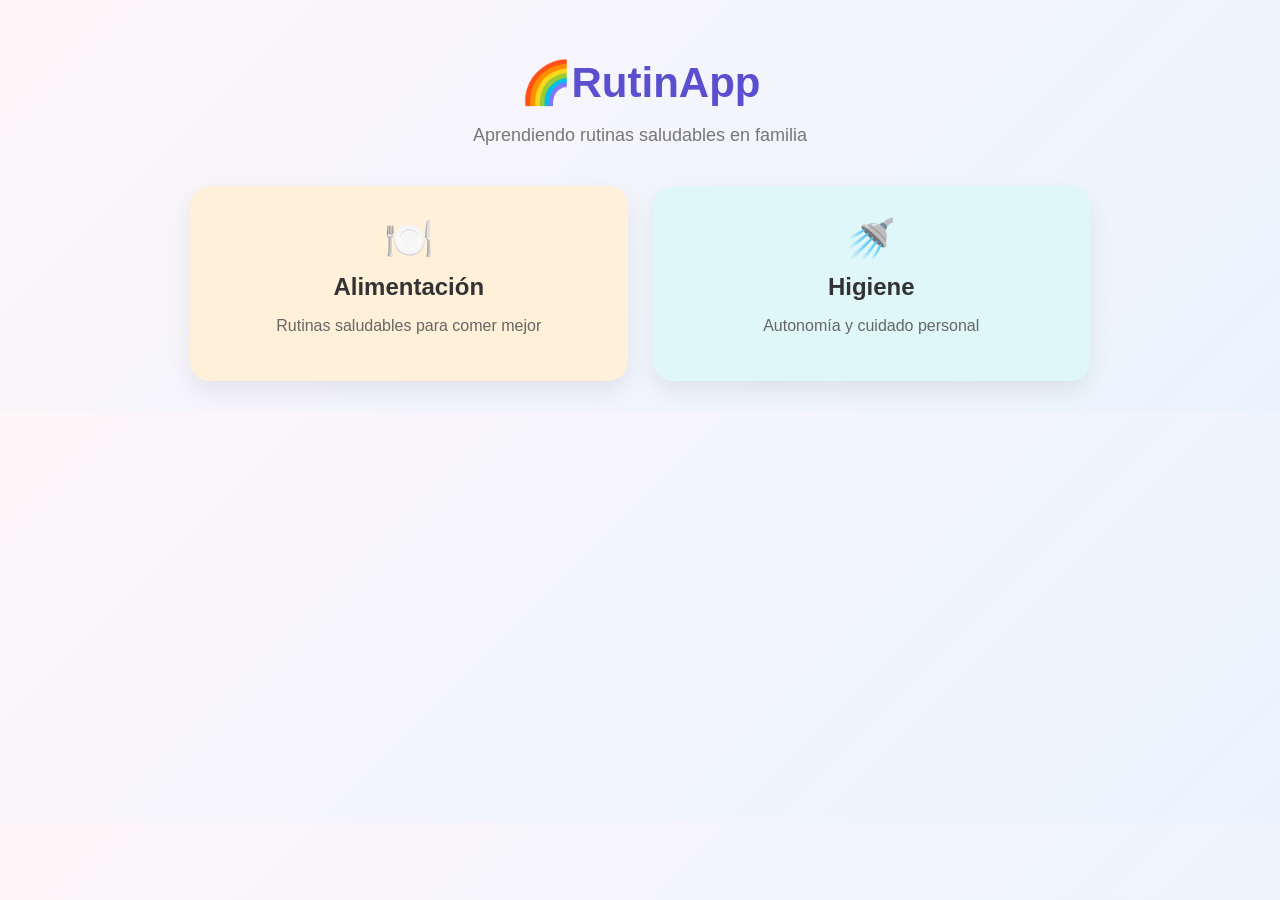
<file: index.html>
<!DOCTYPE html>
<html lang="es">
<head>
    <meta charset="UTF-8">
    <title>Hábitos Infantiles</title>
    <link rel="stylesheet" href="style.css">
    <meta name="viewport" content="width=device-width, initial-scale=1.0">
</head>
<body>

<div class="app">

    <h1 class="titulo">🌈RutinApp</h1>
    <p class="subtitulo">Aprendiendo rutinas saludables en familia</p>

    <div class="grid">
        <a href="alimentacion.html" class="card alimentacion">
            <div class="icono">🍽️</div>
            <h2>Alimentación</h2>
            <p>Rutinas saludables para comer mejor</p>
        </a>

        <a href="higiene.html" class="card higiene">
            <div class="icono">🚿</div>
            <h2>Higiene</h2>
            <p>Autonomía y cuidado personal</p>
        </a>

    </div>

</div>

</body>
</html>
</file>
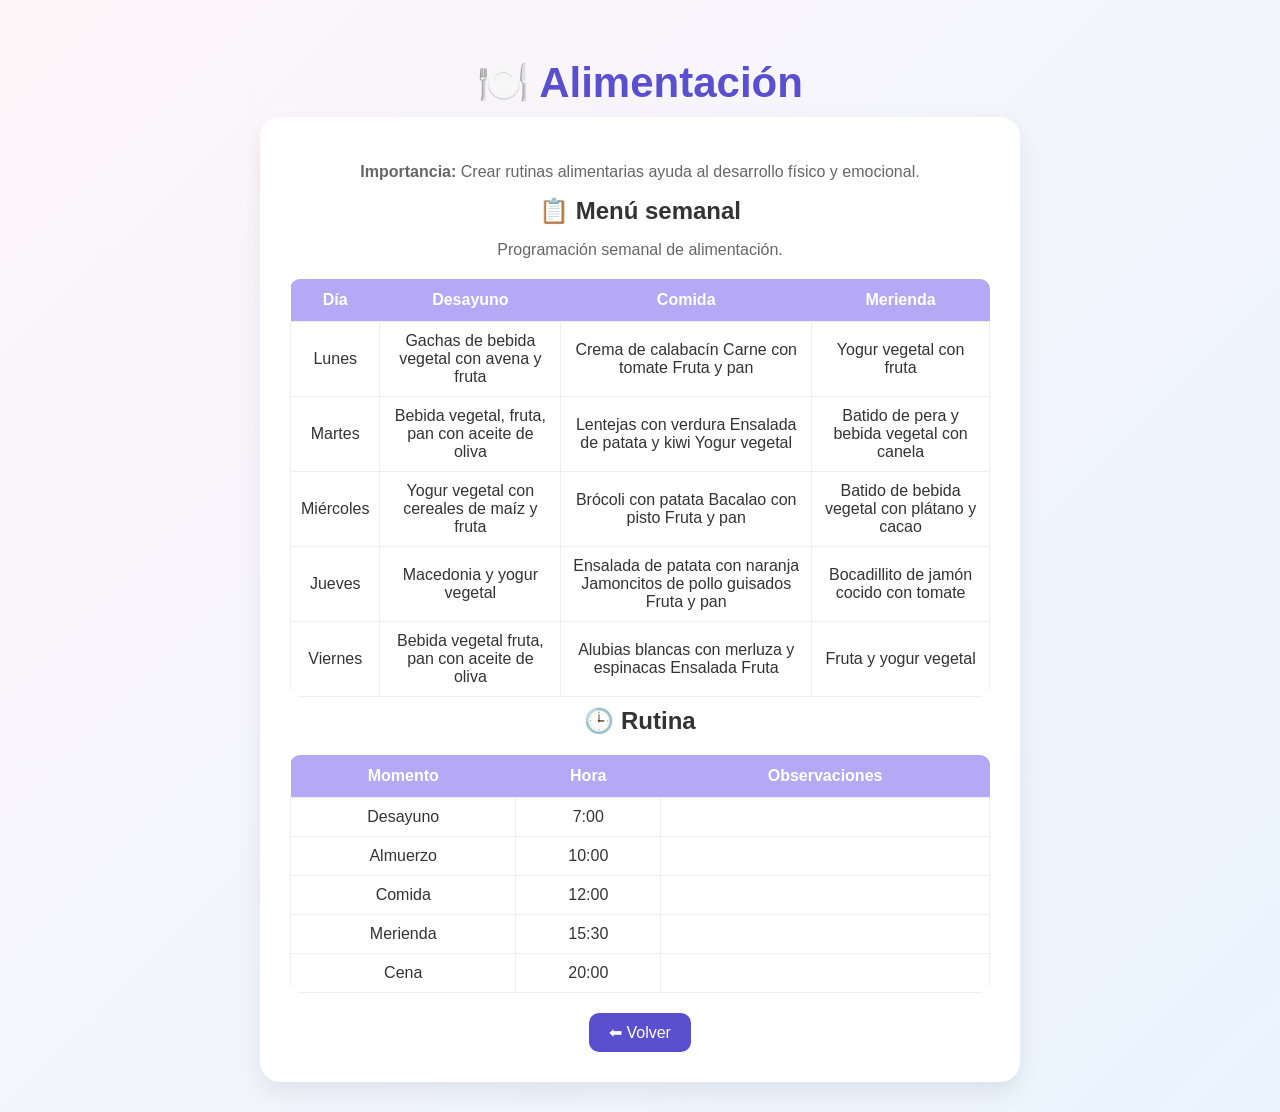
<file: alimentacion.html>
<!DOCTYPE html>
<html lang="es">
<head>
<meta name="viewport" content="width=device-width, initial-scale=1.0">
<meta charset="UTF-8">
<meta name="viewport" content="width=device-width, initial-scale=1.0">
<title>Alimentación</title>
<link rel="stylesheet" href="style.css">
</head>

<body>

<div class="app">

<h1 class="titulo">🍽️ Alimentación</h1>

<div class="card contenido">

<p><strong>Importancia:</strong> Crear rutinas alimentarias ayuda al desarrollo físico y emocional.</p>
<div class="menu-box">

<h2>📋 Menú semanal</h2>

<p class="menu-texto">
Programación semanal de alimentación.
</p>

<table class="menu-semanal">

<tr>
<th>Día</th>
<th>Desayuno</th>
<th>Comida</th>
<th>Merienda</th>
</tr>

<tr>
<td>Lunes</td>
<td>Gachas de bebida 
vegetal con 
avena y fruta</td>
<td>Crema de calabacín 
Carne con tomate 
Fruta y pan</td>
<td>Yogur vegetal 
con fruta</td>
</tr>

<tr>
<td>Martes</td>
<td>Bebida vegetal, fruta, 
pan con aceite de 
oliva</td>
<td>Lentejas con verdura 
Ensalada de patata y 
kiwi
Yogur vegetal</td>
<td>Batido de pera y 
bebida vegetal
con canela</td>
</tr>

<tr>
<td>Miércoles</td>
<td>Yogur vegetal con 
cereales de maíz 
y fruta</td>
<td>Brócoli con patata 
Bacalao con pisto 
Fruta y pan</td>
<td>Batido de bebida 
vegetal con 
plátano y cacao</td>
</tr>

<tr>
<td>Jueves</td>
<td>Macedonia y 
yogur vegetal</td>
<td>Ensalada de patata 
con naranja 
Jamoncitos de pollo 
guisados 
Fruta y pan</td>
<td>Bocadillito de jamón 
cocido con tomate</td>
</tr>

<tr>
<td>Viernes</td>
<td>Bebida vegetal fruta, 
pan con aceite 
de oliva</td>
<td>Alubias blancas con 
merluza y espinacas 
Ensalada 
Fruta</td>
<td>Fruta y yogur 
vegetal</td>
</tr>

</table>

</div>
<h2>🕒 Rutina</h2>

<table>
<tr>
<th>Momento</th>
<th>Hora</th>
<th>Observaciones</th>
</tr>

<tr>
<td>Desayuno</td>
<td>7:00</td>
<td></td>
</tr>

<tr>
<td>Almuerzo</td>
<td>10:00</td>
<td></td>
</tr>

<tr>
<td>Comida</td>
<td>12:00</td>
<td></td>
</tr>

<tr>
<td>Merienda</td>
<td>15:30</td>
<td></td>
</tr>

<tr>
<td>Cena</td>
<td>20:00</td>
<td></td>
</tr>

</table>

<a href="index.html" class="volver">⬅ Volver</a>

</div>

</div>

</body>
</html>
</file>
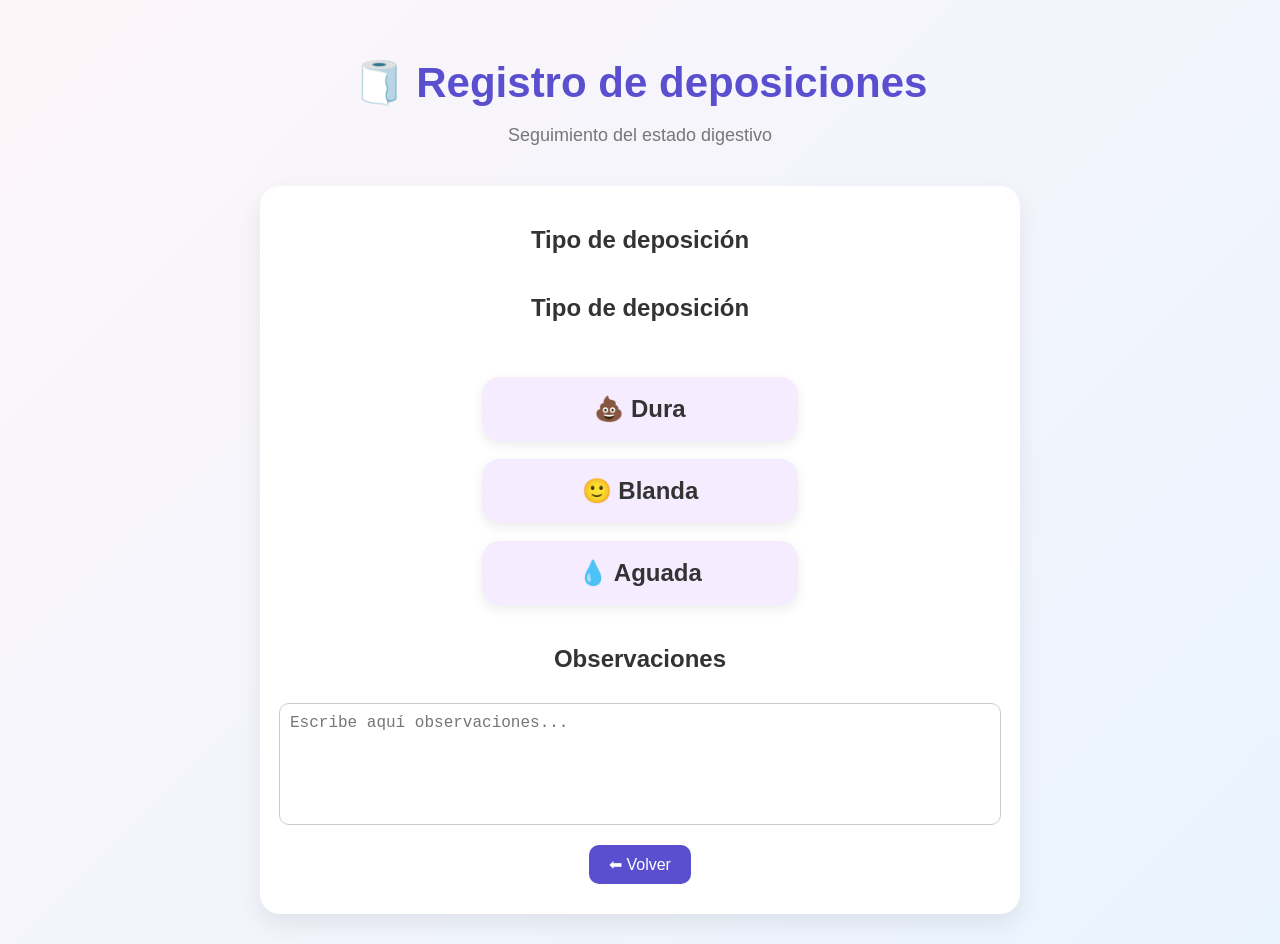
<file: caca.html>
<!DOCTYPE html>
<html lang="es">
<head>
<meta charset="UTF-8">
<meta name="viewport" content="width=device-width, initial-scale=1.0">
<title>Registro de deposiciones</title>
<link rel="stylesheet" href="style.css">
</head>

<body>

<div class="app">

<h1 class="titulo">🧻 Registro de deposiciones</h1>
<p class="subtitulo">Seguimiento del estado digestivo</p>

<div class="card contenido">

<h2>Tipo de deposición</h2>

<div class="opciones">
  <h2>Tipo de deposición</h2>

<div class="opciones-caca">
  
  <label class="tarjeta-opcion">
    <input type="radio" name="tipo">
    <span>💩 Dura</span>
  </label>
  
  <label class="tarjeta-opcion">
    <input type="radio" name="tipo">
    <span>🙂 Blanda</span>
  </label>
  
  <label class="tarjeta-opcion">
    <input type="radio" name="tipo">
    <span>💧 Aguada</span>
  </label>
  
</div>
  <h2 style="margin-top:20px;">Observaciones</h2>

<textarea placeholder="Escribe aquí observaciones..."></textarea>
  
</div>
<a href="higiene.html" class="volver">⬅ Volver</a>

</form>

</div>

</div>

</body>
</html>
</file>
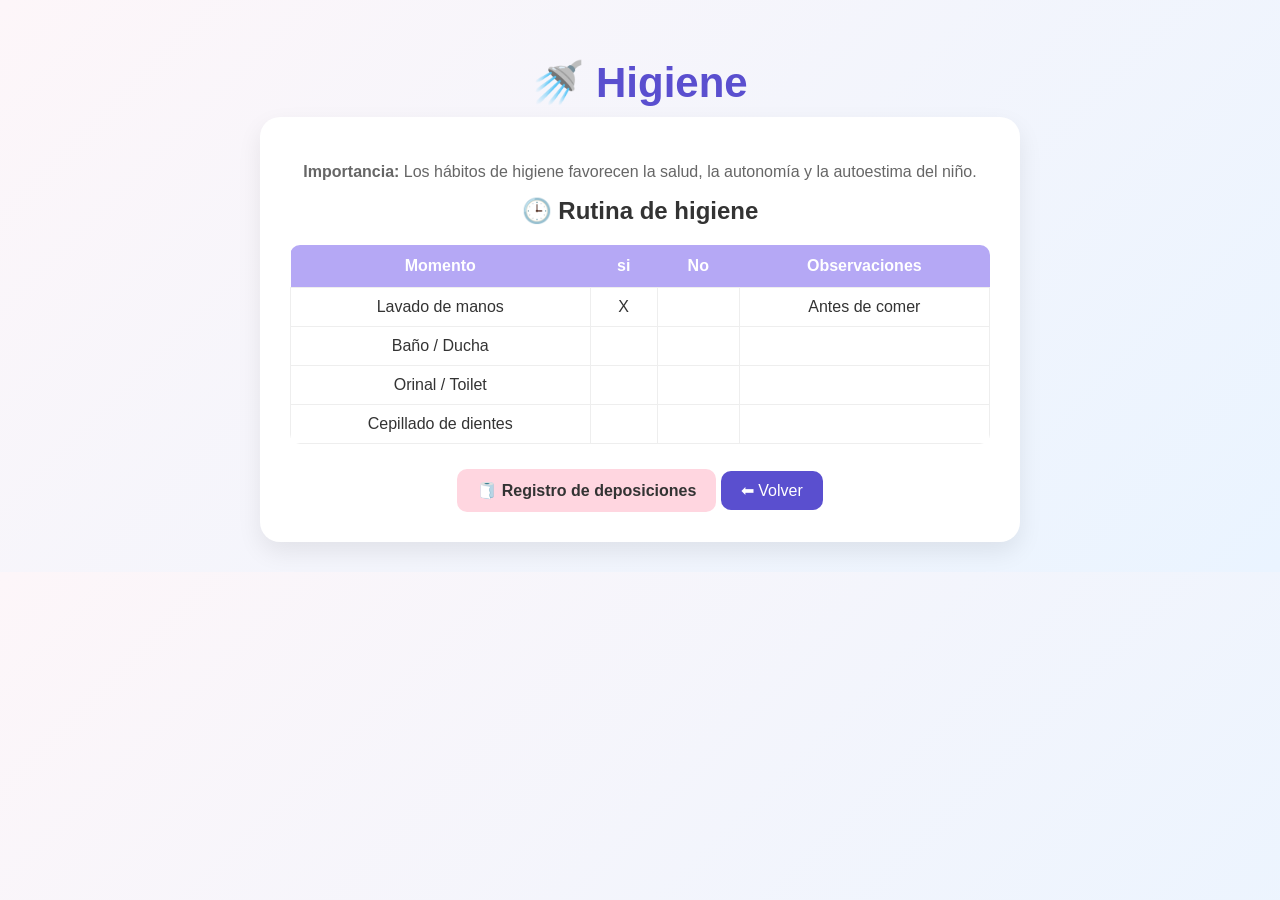
<file: higiene.html>
<!DOCTYPE html>
<html lang="es">
<head>
<meta charset="UTF-8">
<meta name="viewport" content="width=device-width, initial-scale=1.0">
<title>Higiene</title>
<link rel="stylesheet" href="style.css">
</head>

<body>

<div class="app">

<h1 class="titulo">🚿 Higiene</h1>

<div class="card contenido">

<p><strong>Importancia:</strong> Los hábitos de higiene favorecen la salud, la autonomía y la autoestima del niño.</p>

<h2>🕒 Rutina de higiene</h2>

<table>
<tr>
<th>Momento</th>
<th>si</th>
<th>No</th>
<th>Observaciones</th>
</tr>

<tr>
<td>Lavado de manos</td>
<td>X</td>
<td></td>
<td>Antes de comer</td>
</tr>

<tr>
<td>Baño / Ducha</td>
<td></td>
<td></td>
<td></td>
</tr>

<tr>
<td>Orinal / Toilet</td>
<td></td>
<td></td>
<td></td>
</tr>

<tr>
<td>Cepillado de dientes</td>
<td></td>
<td></td>
<td></td>
</tr>

</table>
<a href="caca.html" class="btn-secundario">🧻 Registro de deposiciones</a>
<a href="index.html" class="volver">⬅ Volver</a>
</div>

</div>

</body>
</html>
</file>
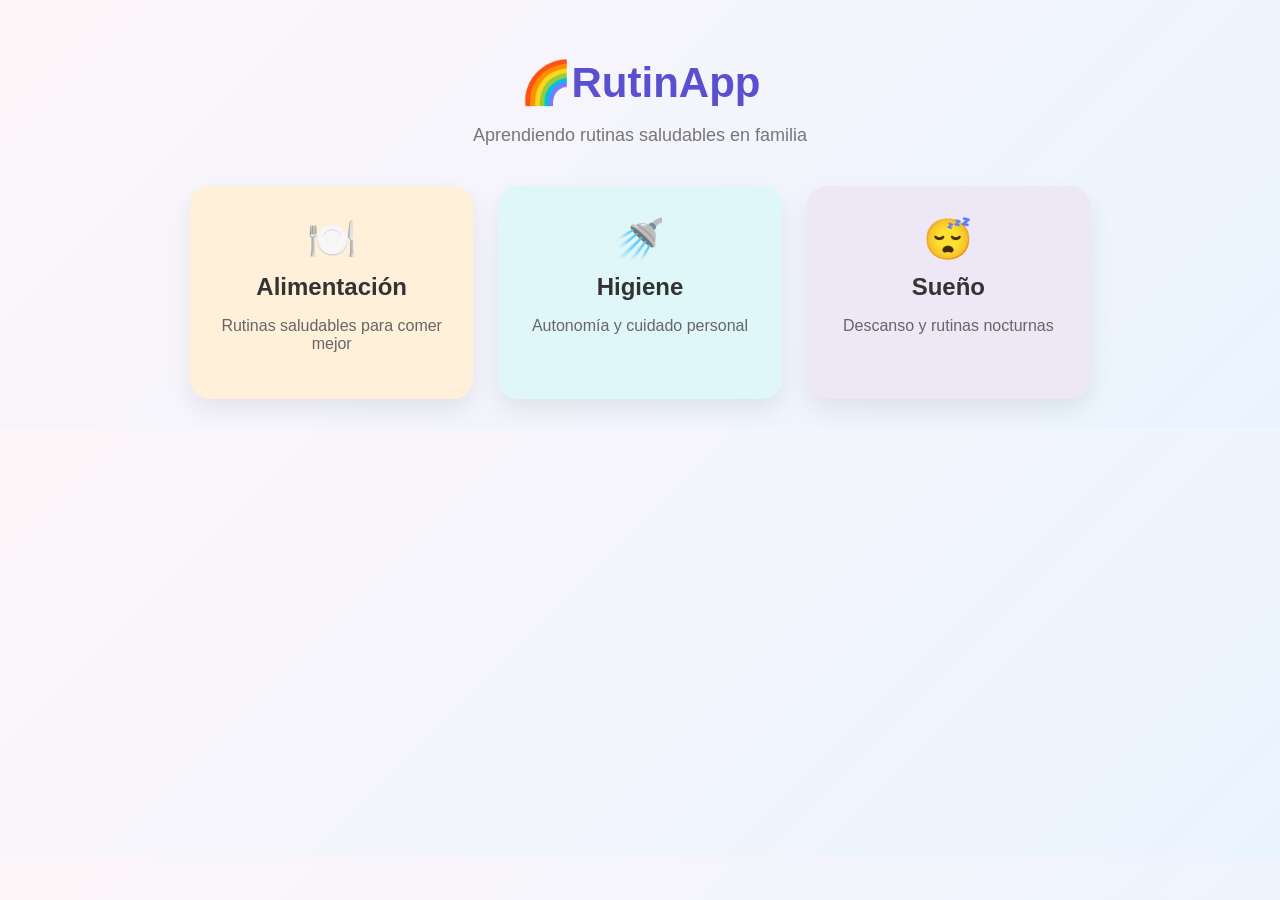
<file: indexx.html>
<!DOCTYPE html>
<html lang="es">
<head>
    <meta charset="UTF-8">
    <title>Hábitos Infantiles</title>
    <link rel="stylesheet" href="style.css">
</head>
<body>

<div class="app">

    <h1 class="titulo">🌈RutinApp</h1>
    <p class="subtitulo">Aprendiendo rutinas saludables en familia</p>

    <div class="grid">
        <a href="alimentacion.html" class="card alimentacion">
            <div class="icono">🍽️</div>
            <h2>Alimentación</h2>
            <p>Rutinas saludables para comer mejor</p>
        </a>

        <a href="higiene.html" class="card higiene">
            <div class="icono">🚿</div>
            <h2>Higiene</h2>
            <p>Autonomía y cuidado personal</p>
        </a>

        <a href="sueno.html" class="card sueno">
            <div class="icono">😴</div>
            <h2>Sueño</h2>
            <p>Descanso y rutinas nocturnas</p>
        </a>
    </div>

</div>

</body>
</html>
</file>
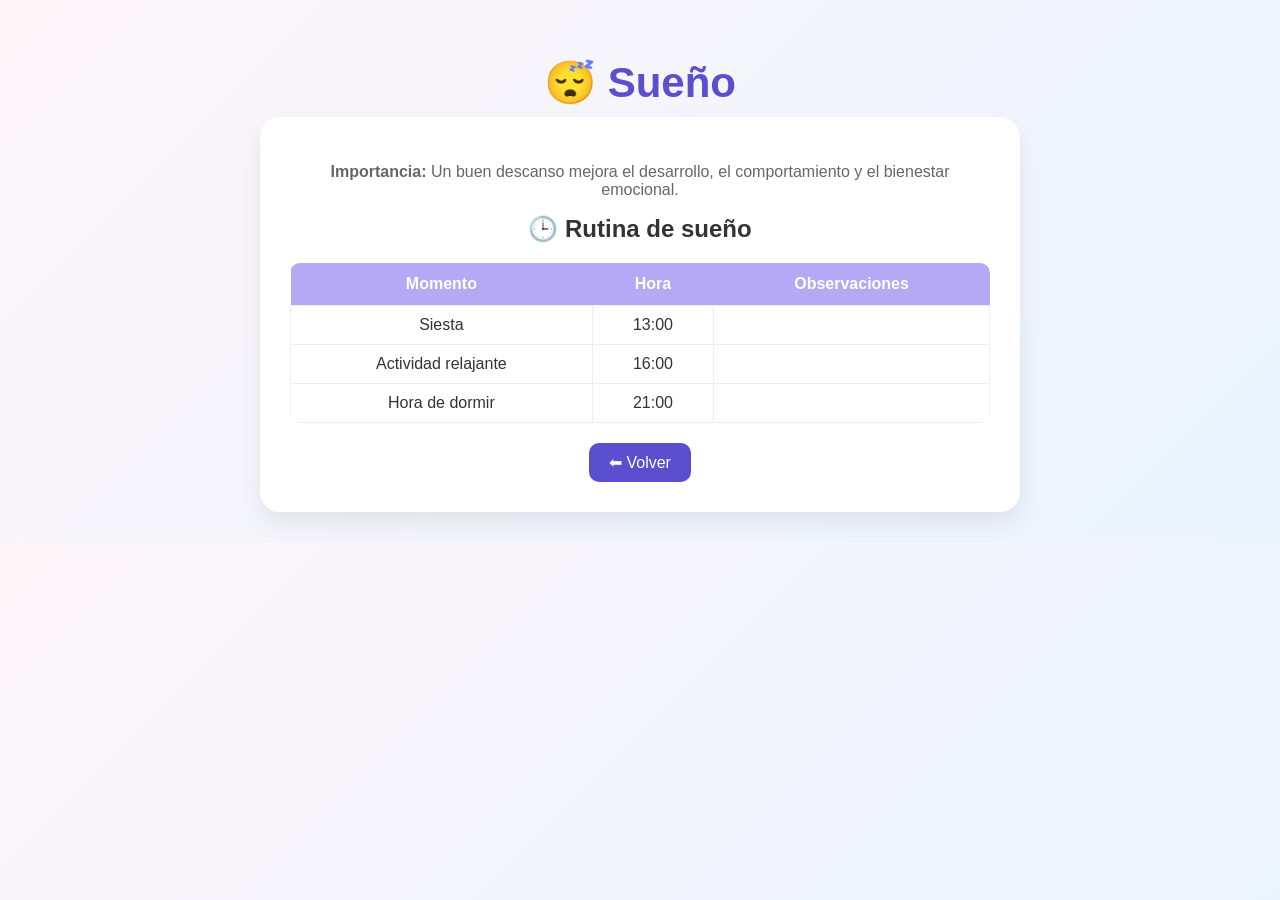
<file: sueno.html>
<!DOCTYPE html>
<html lang="es">
<head>
<meta charset="UTF-8">
<meta name="viewport" content="width=device-width, initial-scale=1.0">
<title>Sueño</title>
<link rel="stylesheet" href="style.css">
</head>

<body>

<div class="app">

<h1 class="titulo">😴 Sueño</h1>

<div class="card contenido">

<p><strong>Importancia:</strong> Un buen descanso mejora el desarrollo, el comportamiento y el bienestar emocional.</p>

<h2>🕒 Rutina de sueño</h2>

<table>
<tr>
<th>Momento</th>
<th>Hora</th>
<th>Observaciones</th>
</tr>

<tr>
<td>Siesta</td>
<td>13:00</td>
<td></td>
</tr>

<tr>
<td>Actividad relajante</td>
<td>16:00</td>
<td></td>
</tr>

<tr>
<td>Hora de dormir</td>
<td>21:00</td>
<td></td>
</tr>

</table>

<a href="index.html" class="volver">⬅ Volver</a>
  

</div>

</div>

</body>
</html>
</file>
<file: style.css>
/* FONDO GENERAL */
body {
  margin: 0;
  font-family: 'Segoe UI', sans-serif;
  background: linear-gradient(135deg, #fdf6f9, #eaf4ff);
}

/* CONTENEDOR */
.app {
  text-align: center;
  padding: 30px;
}

/* TÍTULO */
.titulo {
  font-size: 42px;
  color: #5a4fcf;
  margin-bottom: 10px;
}

/* SUBTÍTULO */
.subtitulo {
  color: #777;
  margin-bottom: 40px;
  font-size: 18px;
}

/* GRID */
.grid {
  display: grid;
  grid-template-columns: repeat(auto-fit, minmax(250px, 1fr));
  gap: 25px;
  max-width: 900px;
  margin: auto;
}

/* TARJETAS */
.card {
  text-decoration: none;
  border-radius: 20px;
  padding: 30px;
  color: #333;
  background: white;
  box-shadow: 0 10px 25px rgba(0, 0, 0, 0.08);
  transition: all 0.3s ease;
}

/* ICONO */
.icono {
  font-size: 40px;
  margin-bottom: 10px;
}

/* TEXTO */
.card h2 {
  margin: 10px 0;
}

.card p {
  color: #666;
}

/* COLORES PASTEL */
.alimentacion {
  background: #fff0d9;
}

.higiene {
  background: #e0f7fa;
}

.sueno {
  background: #ede7f6;
}

/* HOVER */
.card:hover {
  transform: translateY(-8px) scale(1.03);
  box-shadow: 0 15px 30px rgba(0, 0, 0, 0.12);
}
/* CONTENIDO */
.contenido {
  max-width: 700px;
  margin: auto;
}

/* TABLA */
table {
  width: 100%;
  border-collapse: collapse;
  margin-top: 20px;
  background: white;
  border-radius: 10px;
  overflow: hidden;
}

th {
  background: #b5a8f5;
  color: white;
  padding: 12px;
}

td {
  padding: 10px;
  border: 1px solid #eee;
}

/* INPUTS */
input {
  width: 90%;
  padding: 8px;
  border-radius: 8px;
  border: 1px solid #ccc;
  text-align: center;
}

/* BOTÓN VOLVER */
.volver {
  display: inline-block;
  margin-top: 20px;
  text-decoration: none;
  background: #5a4fcf;
  color: white;
  padding: 10px 20px;
  border-radius: 10px;
}
.btn-secundario {
  display: inline-block;
  margin-top: 25px;
  padding: 12px 20px;
  background: #ffd6e0;
  color: #333;
  text-decoration: none;
  border-radius: 10px;
  font-weight: bold;
  transition: 0.3s;
}

.btn-secundario:hover {
  background: #ffb3c6;
  transform: scale(1.05);
}
label {
  font-size: 18px;
  cursor: pointer;
}

input[type="radio"] {
  margin-right: 10px;
}

textarea {
  width: 100%;
  height: 100px;
  border-radius: 10px;
  border: 1px solid #ccc;
  padding: 10px;
  font-size: 16px;
  resize: none;
}
.opciones {
  display: flex;
  flex-direction: column;
  gap: 20px;
  margin-top: 30px;
  align-items: center;
}

.opcion {
  display: flex;
  align-items: center;
  gap: 12px;
  font-size: 24px;
  font-weight: 500;
}

input[type="radio"] {
  transform: scale(1.5);
}
/* contenedor */
.opciones-caca {
  display: flex;
  flex-direction: column;
  gap: 18px;
  margin-top: 25px;
  align-items: center;
}

/* ocultar radio original */
.tarjeta-opcion input {
  display: none;
}

/* tarjeta bonita */
.tarjeta-opcion span {
  display: block;
  width: 280px;
  padding: 18px;
  border-radius: 18px;
  background: #f6ecff;
  font-size: 24px;
  font-weight: 600;
  box-shadow: 0 4px 12px rgba(0, 0, 0, .08);
  cursor: pointer;
  transition: .3s;
}

/* hover */
.tarjeta-opcion span:hover {
  transform: scale(1.03);
}

/* cuando se selecciona */
.tarjeta-opcion input:checked+span {
  background: #cdb8ff;
  transform: scale(1.05);
  box-shadow: 0 8px 18px rgba(0, 0, 0, .12);
.menu-box{
max-width:900px;
margin:30px auto;
padding:20px;
}

.menu-semanal{
width:100%;
max-width:800px;
margin:20px auto;
border-collapse:collapse;
background:white;
border-radius:15px;
overflow:hidden;
box-shadow:0 4px 12px rgba(0,0,0,.08);
}

.menu-semanal th{
background:#ffdca8;
padding:14px;
}

.menu-semanal td{
padding:16px;
border:1px solid #eee;
text-align:center;
}

.menu-semanal td:first-child{
font-weight:bold;
background:#fff6e9;
}
/* Hace que nada se rompa en pantallas pequeñas */
*{
box-sizing:border-box;
}

img{
max-width:100%;
height:auto;
}

/* Móvil y tablets */
@media (max-width:768px){
.menu-box{
width:95%;
padding:12px;
margin:auto;
}

.menu-semanal{
width:100%;
display:block;
overflow-x:auto;
margin:auto;
font-size:14px;
}

.menu-semanal th,
.menu-semanal td{
padding:10px;
white-space:nowrap;
}

.titulo{
font-size:32px;
padding:10px;
}

.subtitulo{
font-size:16px;
padding:0 15px;
}

.app{
padding:20px;
}

.grid{
grid-template-columns:1fr;
}

.card{
padding:22px;
}

table{
display:block;
overflow-x:auto;
width:100%;
font-size:14px;
}

th,td{
padding:10px;
}

input, textarea{
width:100%;
}

.tarjeta-opcion span{
width:100%;
max-width:320px;
font-size:20px;
}

/* botones */
.volver,
.btn-secundario{
width:90%;
max-width:300px;
text-align:center;
}

/* menú alimentación */
.menu-box{
padding:18px;
}
}
</file>
